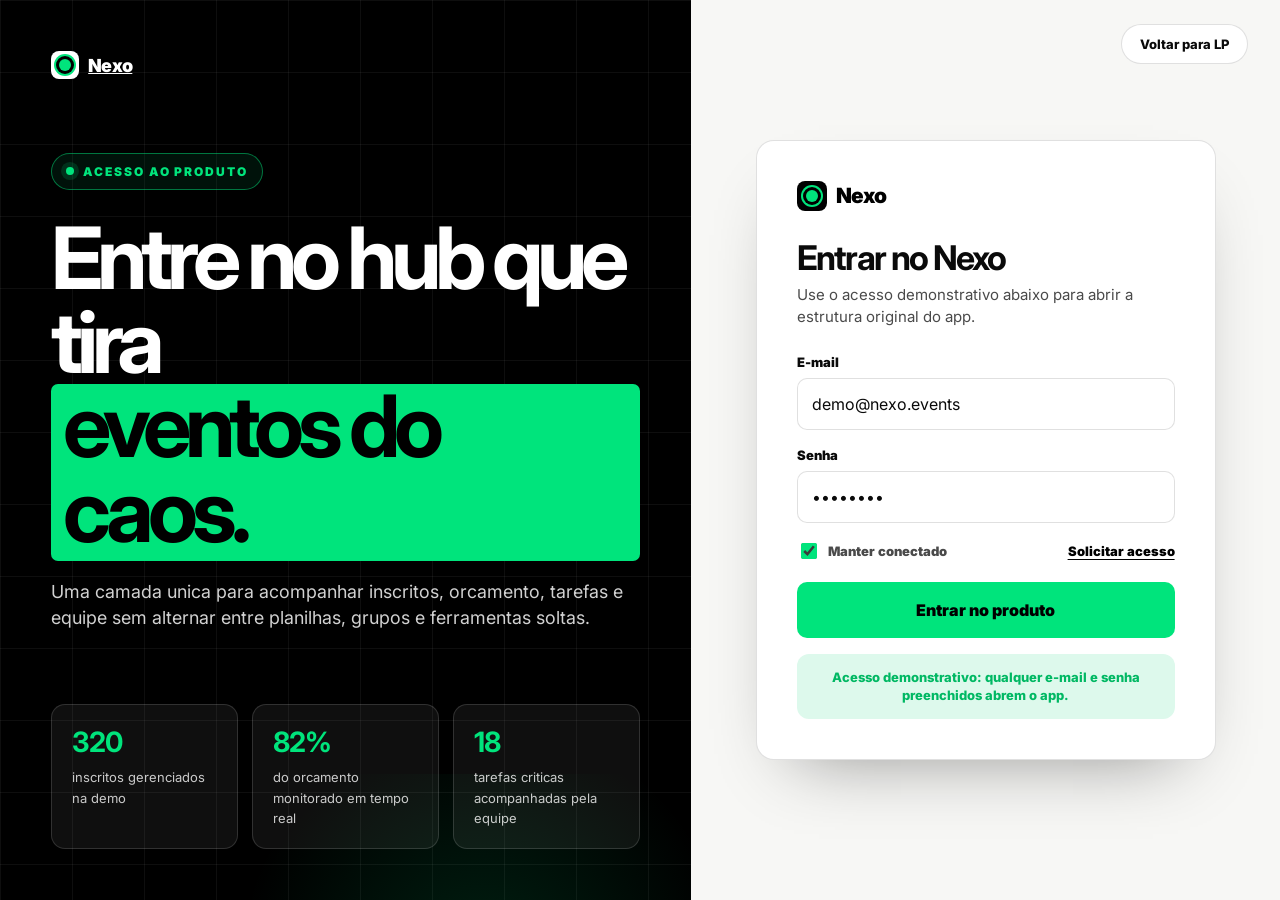
<file: login.html>
<!doctype html>
<html lang="pt-BR">
<head>
<meta charset="utf-8" />
<meta name="viewport" content="width=device-width,initial-scale=1" />
<title>Nexo · Login</title>
<link rel="preconnect" href="https://fonts.googleapis.com" />
<link rel="preconnect" href="https://fonts.gstatic.com" crossorigin />
<link href="https://fonts.googleapis.com/css2?family=Inter:wght@400;500;600;700;800;900&display=swap" rel="stylesheet" />
<style>
:root {
  --black: #000000;
  --ink: #0A0A0A;
  --white: #FFFFFF;
  --off-white: #F7F7F5;
  --green: #00E47C;
  --green-deep: #00B863;
  --green-soft: #DDF9EC;
  --muted: #4A4A4A;
  --line: rgba(0,0,0,0.12);
  --grid: rgba(255,255,255,0.055);
}

* { box-sizing: border-box; }
html, body { margin: 0; min-height: 100%; }
body {
  font-family: Inter, -apple-system, BlinkMacSystemFont, "Segoe UI", sans-serif;
  background: var(--off-white);
  color: var(--ink);
  -webkit-font-smoothing: antialiased;
}
button, input { font: inherit; }
a { color: inherit; }

.login-shell {
  min-height: 100vh;
  display: grid;
  grid-template-columns: minmax(0, 1.08fr) minmax(420px, 0.92fr);
}

.login-hero {
  position: relative;
  overflow: hidden;
  display: flex;
  flex-direction: column;
  justify-content: space-between;
  min-height: 100vh;
  padding: clamp(24px, 4vw, 64px);
  background:
    linear-gradient(var(--grid) 1px, transparent 1px),
    linear-gradient(90deg, var(--grid) 1px, transparent 1px),
    var(--black);
  background-size: 72px 72px;
  color: var(--white);
}
.login-hero::after {
  content: "";
  position: absolute;
  inset: auto -20% -28% 20%;
  height: 42%;
  background: radial-gradient(circle, rgba(0,228,124,0.14), transparent 62%);
  pointer-events: none;
}

.brand {
  position: relative;
  z-index: 1;
  display: inline-flex;
  align-items: center;
  gap: 9px;
  font-size: 18px;
  font-weight: 900;
  letter-spacing: -0.04em;
}
.brand-mark {
  width: 28px;
  height: 28px;
  border-radius: 8px;
  background: var(--white);
  display: inline-flex;
  align-items: center;
  justify-content: center;
}
.brand-mark::before {
  content: "";
  width: 12px;
  height: 12px;
  border-radius: 99px;
  background: var(--green);
  box-shadow: 0 0 0 3px var(--black), 0 0 0 5px var(--green);
}

.hero-copy {
  position: relative;
  z-index: 1;
  max-width: 760px;
  padding: 70px 0;
}
.eyebrow {
  width: fit-content;
  border: 1px solid rgba(0,228,124,0.48);
  border-radius: 999px;
  background: rgba(0,228,124,0.08);
  color: var(--green);
  display: inline-flex;
  align-items: center;
  gap: 9px;
  font-size: 12px;
  font-weight: 900;
  letter-spacing: 0.16em;
  padding: 10px 14px;
  text-transform: uppercase;
}
.eyebrow::before {
  content: "";
  width: 8px;
  height: 8px;
  border-radius: 99px;
  background: var(--green);
  box-shadow: 0 0 0 5px rgba(0,228,124,0.15);
}
h1 {
  max-width: 720px;
  margin: 26px 0 18px;
  font-size: clamp(46px, 7.4vw, 86px);
  line-height: 0.98;
  letter-spacing: -0.07em;
}
h1 mark {
  display: inline-block;
  border-radius: 7px;
  background: var(--green);
  color: var(--black);
  padding: 0 12px 8px;
}
.hero-copy p {
  max-width: 690px;
  color: rgba(255,255,255,0.82);
  font-size: clamp(16px, 1.4vw, 21px);
  line-height: 1.45;
  margin: 0;
}

.hero-stats {
  position: relative;
  z-index: 1;
  display: grid;
  grid-template-columns: repeat(3, minmax(0, 1fr));
  gap: 14px;
  max-width: 720px;
}
.stat {
  min-height: 142px;
  border: 1px solid rgba(255,255,255,0.14);
  border-radius: 14px;
  background: rgba(255,255,255,0.06);
  padding: 20px;
}
.stat strong {
  color: var(--green);
  display: block;
  font-size: 28px;
  letter-spacing: -0.04em;
  margin-bottom: 8px;
}
.stat span {
  color: rgba(255,255,255,0.78);
  display: block;
  font-size: 13px;
  line-height: 1.55;
}

.login-panel {
  position: relative;
  display: flex;
  align-items: center;
  justify-content: center;
  min-height: 100vh;
  padding: 80px clamp(24px, 5vw, 72px);
  background: var(--off-white);
}
.back-link {
  position: absolute;
  top: 24px;
  right: 32px;
  border: 1px solid var(--line);
  border-radius: 999px;
  background: var(--white);
  box-shadow: 0 12px 30px -24px rgba(0,0,0,0.45);
  font-size: 13px;
  font-weight: 800;
  padding: 11px 18px;
  text-decoration: none;
}

.login-card {
  width: min(100%, 460px);
  border: 1px solid var(--line);
  border-radius: 18px;
  background: var(--white);
  box-shadow: 0 32px 70px -38px rgba(0,0,0,0.45);
  padding: clamp(26px, 4vw, 40px);
}
.login-card .brand {
  color: var(--black);
  font-size: 21px;
}
.login-card .brand-mark {
  width: 30px;
  height: 30px;
  background: var(--black);
}
.login-card .brand-mark::before {
  width: 12px;
  height: 12px;
  box-shadow: 0 0 0 3px var(--black), 0 0 0 5px var(--green);
}
.login-card h2 {
  font-size: clamp(28px, 4vw, 34px);
  line-height: 1.1;
  letter-spacing: -0.05em;
  margin: 28px 0 8px;
}
.login-card p {
  color: var(--muted);
  font-size: 15px;
  line-height: 1.45;
  margin: 0 0 26px;
}
.field {
  display: grid;
  gap: 8px;
  margin-bottom: 17px;
}
label {
  font-size: 13px;
  font-weight: 900;
}
input[type="email"],
input[type="password"] {
  width: 100%;
  min-height: 52px;
  border: 1.5px solid var(--line);
  border-radius: 10px;
  background: var(--white);
  color: var(--ink);
  outline: none;
  padding: 0 14px;
}
input:focus {
  border-color: var(--black);
  box-shadow: 0 0 0 4px rgba(0,228,124,0.13);
}
.form-row {
  display: flex;
  align-items: center;
  justify-content: space-between;
  gap: 14px;
  margin: 2px 0 20px;
}
.check {
  color: var(--muted);
  display: inline-flex;
  align-items: center;
  gap: 8px;
  font-size: 13px;
}
.check input {
  width: 16px;
  height: 16px;
  accent-color: var(--green);
}
.access-link {
  border: 0;
  background: transparent;
  color: var(--black);
  cursor: pointer;
  font-size: 13px;
  font-weight: 900;
  padding: 0;
  text-decoration: underline;
  text-underline-offset: 3px;
}
.submit {
  width: 100%;
  min-height: 56px;
  border: 0;
  border-radius: 10px;
  background: var(--green);
  color: var(--black);
  font-weight: 900;
}
.submit:hover { background: #10EE89; }
.demo-note {
  border-radius: 12px;
  background: var(--green-soft);
  color: var(--green-deep);
  font-size: 13px;
  font-weight: 800;
  line-height: 1.45;
  margin-top: 16px;
  padding: 14px 18px;
  text-align: center;
}
.error {
  display: none;
  border-radius: 10px;
  background: #FEE2E2;
  color: #B91C1C;
  font-size: 13px;
  font-weight: 800;
  margin: -4px 0 14px;
  padding: 10px 12px;
}
.error.show { display: block; }

@media (max-width: 980px) {
  .login-shell {
    grid-template-columns: 1fr;
  }
  .login-hero {
    min-height: auto;
    padding-bottom: 34px;
  }
  .hero-copy {
    padding: 72px 0 44px;
  }
  .login-panel {
    min-height: auto;
    padding-top: 88px;
  }
}

@media (max-width: 640px) {
  .login-hero,
  .login-panel {
    padding-left: 18px;
    padding-right: 18px;
  }
  .hero-stats {
    grid-template-columns: 1fr;
  }
  .stat {
    min-height: 0;
  }
  .back-link {
    right: 18px;
  }
  .form-row {
    align-items: flex-start;
    flex-direction: column;
  }
}
</style>
</head>
<body>
<main class="login-shell">
  <section class="login-hero" aria-label="Resumo Nexo">
    <a href="index.html" class="brand" aria-label="Nexo">
      <span class="brand-mark"></span>
      Nexo
    </a>

    <div class="hero-copy">
      <div class="eyebrow">Acesso ao produto</div>
      <h1>Entre no hub que tira <mark>eventos do caos.</mark></h1>
      <p>Uma camada unica para acompanhar inscritos, orcamento, tarefas e equipe sem alternar entre planilhas, grupos e ferramentas soltas.</p>
    </div>

    <div class="hero-stats" aria-label="Indicadores da demo">
      <div class="stat"><strong>320</strong><span>inscritos gerenciados na demo</span></div>
      <div class="stat"><strong>82%</strong><span>do orcamento monitorado em tempo real</span></div>
      <div class="stat"><strong>18</strong><span>tarefas criticas acompanhadas pela equipe</span></div>
    </div>
  </section>

  <section class="login-panel" aria-label="Login">
    <a class="back-link" href="index.html">Voltar para LP</a>

    <form class="login-card" id="loginForm">
      <div class="brand">
        <span class="brand-mark"></span>
        Nexo
      </div>

      <h2>Entrar no Nexo</h2>
      <p>Use o acesso demonstrativo abaixo para abrir a estrutura original do app.</p>

      <div class="field">
        <label for="email">E-mail</label>
        <input id="email" name="email" type="email" autocomplete="email" value="demo@nexo.events" />
      </div>

      <div class="field">
        <label for="password">Senha</label>
        <input id="password" name="password" type="password" autocomplete="current-password" value="nexodemo" />
      </div>

      <div class="form-row">
        <label class="check">
          <input id="remember" name="remember" type="checkbox" checked />
          Manter conectado
        </label>
        <button class="access-link" type="button">Solicitar acesso</button>
      </div>

      <div class="error" id="errorBox">Preencha e-mail e senha para abrir a demo.</div>
      <button class="submit" type="submit">Entrar no produto</button>

      <div class="demo-note">
        Acesso demonstrativo: qualquer e-mail e senha preenchidos abrem o app.
      </div>
    </form>
  </section>
</main>

<script>
const AUTH_KEY = 'nexo_demo_session';

function getSafeNext() {
  const params = new URLSearchParams(window.location.search);
  const next = params.get('next') || 'app.html';
  return next.startsWith('app.html') ? next : 'app.html';
}

function createDemoSession(email, remember) {
  return {
    email,
    remember,
    provider: 'demo',
    createdAt: new Date().toISOString()
  };
}

document.getElementById('loginForm').addEventListener('submit', function (event) {
  event.preventDefault();

  const email = document.getElementById('email').value.trim();
  const password = document.getElementById('password').value.trim();
  const remember = document.getElementById('remember').checked;
  const errorBox = document.getElementById('errorBox');

  if (!email || !password) {
    errorBox.classList.add('show');
    return;
  }

  errorBox.classList.remove('show');
  localStorage.setItem(AUTH_KEY, JSON.stringify(createDemoSession(email, remember)));
  window.location.href = getSafeNext();
});
</script>
</body>
</html>
</file>
